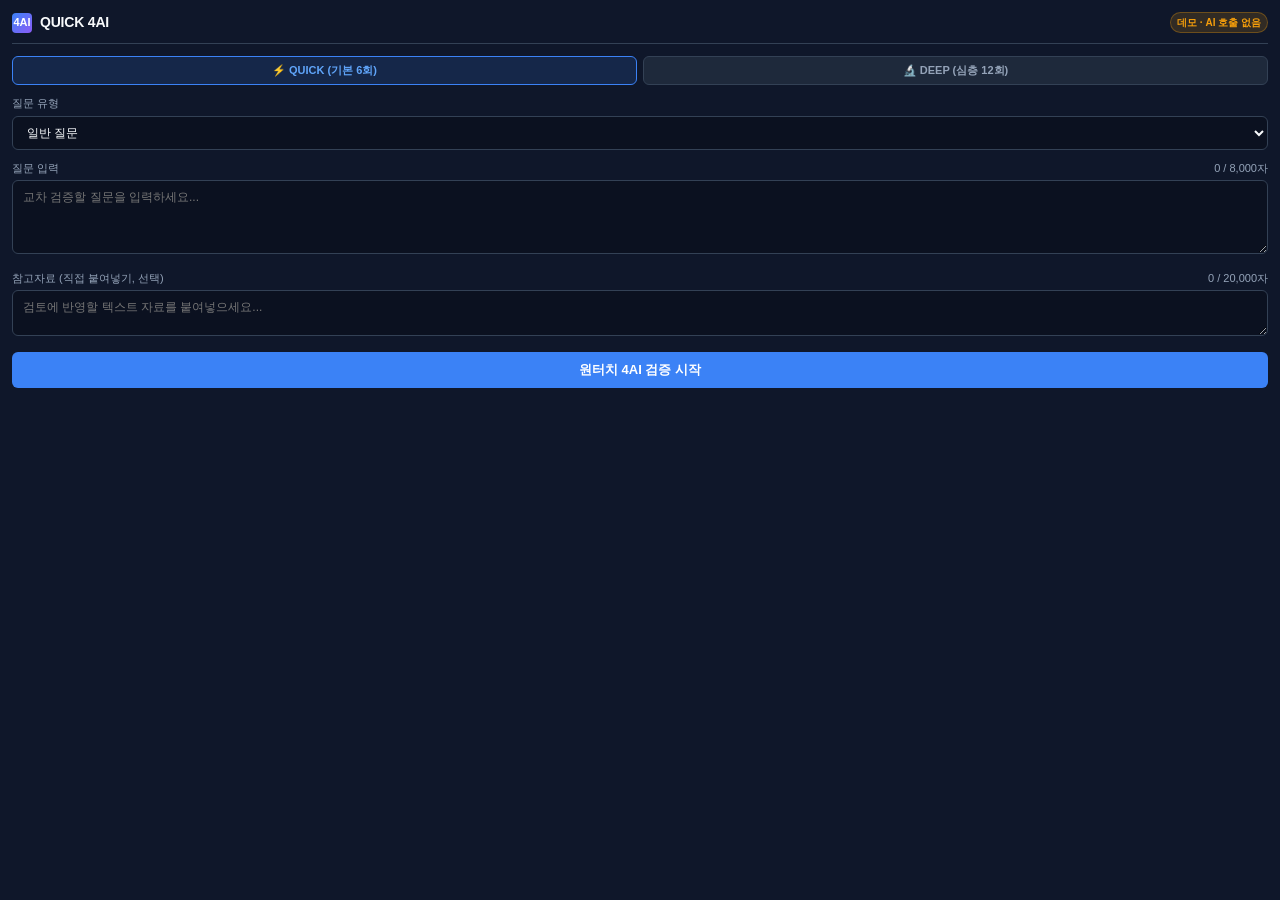
<file: extension/sidepanel.html>
<!DOCTYPE html>
<html lang="ko">
<head>
  <meta charset="UTF-8">
  <meta name="viewport" content="width=device-width, initial-scale=1.0">
  <title>QUICK 4AI Side Panel</title>
  <link rel="stylesheet" href="sidepanel.css">
</head>
<body>
  <!-- Header -->
  <header class="header">
    <div class="brand">
      <div class="brand-icon">4AI</div>
      <div class="brand-title">QUICK 4AI</div>
    </div>
    <div id="statusBadge" class="badge badge-demo">데모 · AI 호출 없음</div>
  </header>

  <!-- Input View -->
  <section id="inputSection">
    <div class="mode-selector">
      <button type="button" id="btnModeQuick" class="mode-btn active">⚡ QUICK (기본 6회)</button>
      <button type="button" id="btnModeDeep" class="mode-btn">🔬 DEEP (심층 12회)</button>
    </div>

    <div class="form-group">
      <div class="label-row">
        <span>질문 유형</span>
      </div>
      <select id="questionType">
        <option value="general">일반 질문</option>
        <option value="fact_check">사실 조사 / 팩트체크</option>
        <option value="decision">비교 / 의사결정</option>
        <option value="code_review">코드 검토 / 스펙</option>
        <option value="writing">글쓰기 / 정합성</option>
      </select>
    </div>

    <div class="form-group">
      <div class="label-row">
        <span>질문 입력</span>
        <span id="queryCount">0 / 8,000자</span>
      </div>
      <textarea id="queryInput" rows="4" placeholder="교차 검증할 질문을 입력하세요..."></textarea>
    </div>

    <div class="form-group">
      <div class="label-row">
        <span>참고자료 (직접 붙여넣기, 선택)</span>
        <span id="refCount">0 / 20,000자</span>
      </div>
      <textarea id="refInput" rows="2" placeholder="검토에 반영할 텍스트 자료를 붙여넣으세요..."></textarea>
    </div>

    <button type="button" id="btnStart" class="btn-primary">원터치 4AI 검증 시작</button>
  </section>

  <!-- Progress View -->
  <section id="progressSection" style="display: none;">
    <div class="progress-card">
      <div style="display: flex; justify-content: space-between; align-items: center; margin-bottom: 8px;">
        <span style="font-weight: 600; font-size: 12px;" id="currentStageTitle">검증 파이프라인 가동 중</span>
        <span style="color: var(--text-muted); font-size: 11px;" id="timerDisplay">00:00</span>
      </div>

      <div class="stage-step" id="stepA">
        <div class="stage-dot"></div>
        <div style="flex: 1;">
          <div style="font-weight: 600;">Stage A: GPT + Gemini 독립 분석</div>
          <div style="font-size: 10.5px; color: var(--text-muted);">서로의 답변을 보지 않고 병렬 분석 (2회)</div>
        </div>
      </div>

      <div class="stage-step" id="stepB">
        <div class="stage-dot"></div>
        <div style="flex: 1;">
          <div style="font-weight: 600;">Stage B: Perplexity 팩트체크</div>
          <div style="font-size: 10.5px; color: var(--text-muted);">핵심 주장 1차 웹 출처 대조 (1회)</div>
        </div>
      </div>

      <div class="stage-step" id="stepC">
        <div class="stage-dot"></div>
        <div style="flex: 1;">
          <div style="font-weight: 600;">Stage C: 상호 비판 및 자가 수정</div>
          <div style="font-size: 10.5px; color: var(--text-muted);">GPT ↔ Gemini 교차 검토 및 보정 (2회)</div>
        </div>
      </div>

      <div class="stage-step" id="stepD">
        <div class="stage-dot"></div>
        <div style="flex: 1;">
          <div style="font-weight: 600;">Stage D: Claude 최종 종합</div>
          <div style="font-size: 10.5px; color: var(--text-muted);">다수결 배제, 근거 중심 종합 및 쟁점 보존 (1회)</div>
        </div>
      </div>

      <div style="margin-top: 10px; display: flex; justify-content: space-between; align-items: center;">
        <span style="font-size: 11px; color: var(--text-muted);" id="callCountLabel">호출 수: 0 / 6회</span>
        <button type="button" id="btnCancel" class="btn-secondary" style="max-width: 80px; padding: 4px 8px;">중단</button>
      </div>
    </div>
  </section>

  <!-- Result View -->
  <section id="resultSection" style="display: none;">
    <div class="result-card">
      <div class="tab-nav">
        <button type="button" class="tab-btn active" data-tab="final">최종 종합 답변</button>
        <button type="button" class="tab-btn" data-tab="claims">주장별 근거</button>
        <button type="button" class="tab-btn" data-tab="critiques">상호 비판 내역</button>
        <button type="button" class="tab-btn" data-tab="unresolved">미해결 쟁점</button>
        <button type="button" class="tab-btn" data-tab="sources">1차 출처</button>
      </div>

      <div id="tabContentFinal" class="result-content"></div>
      <div id="tabContentClaims" class="result-content" style="display: none;"></div>
      <div id="tabContentCritiques" class="result-content" style="display: none;"></div>
      <div id="tabContentUnresolved" class="result-content" style="display: none;"></div>
      <div id="tabContentSources" class="result-content" style="display: none;"></div>
    </div>

    <!-- Upgrade Offer to DEEP -->
    <div id="deepOfferCard" class="result-card" style="display: none; border-color: rgba(139, 92, 246, 0.4); background: rgba(139, 92, 246, 0.08);">
      <div style="font-weight: 700; color: #c4b5fd; margin-bottom: 4px;">🔬 DEEP 심층 검증 권장</div>
      <div style="font-size: 11.5px; color: #ddd6fe; margin-bottom: 8px;">
        미해결 쟁점 또는 모델 간 이견이 감지되었습니다. 4대 AI 전방위 상호 비판(All-to-All)으로 심층 검토할 수 있습니다.
      </div>
      <button type="button" id="btnUpgradeDeep" class="btn-primary" style="background: #7c3aed;">
        기존 결과 유지하고 DEEP으로 전환 (+6회 추가)
      </button>
    </div>

    <div class="footer-actions">
      <button type="button" id="btnCopy" class="btn-secondary">📋 복사</button>
      <button type="button" id="btnDownloadMd" class="btn-secondary">💾 마크다운 저장</button>
      <button type="button" id="btnReset" class="btn-secondary">🔄 새 질문</button>
    </div>
  </section>

  <script src="sidepanel.js"></script>
</body>
</html>
</file>
<file: extension/sidepanel.css>
/* QUICK 4AI - Ultra-lightweight Chrome Side Panel CSS (No external fonts/CDNs) */
:root {
  --bg-primary: #0f172a;
  --bg-card: #1e293b;
  --bg-input: #0b1120;
  --border-color: #334155;
  --text-main: #f8fafc;
  --text-muted: #94a3b8;
  --accent-blue: #3b82f6;
  --accent-blue-hover: #2563eb;
  --accent-green: #10b981;
  --accent-amber: #f59e0b;
  --accent-purple: #8b5cf6;
  --accent-red: #ef4444;
}

* {
  box-sizing: border-box;
  margin: 0;
  padding: 0;
}

body {
  font-family: -apple-system, BlinkMacSystemFont, "Segoe UI", Roboto, "Helvetica Neue", Arial, sans-serif;
  background-color: var(--bg-primary);
  color: var(--text-main);
  font-size: 13px;
  line-height: 1.5;
  padding: 12px;
  overflow-x: hidden;
}

/* Header */
.header {
  display: flex;
  align-items: center;
  justify-content: space-between;
  padding-bottom: 10px;
  border-bottom: 1px solid var(--border-color);
  margin-bottom: 12px;
}

.brand {
  display: flex;
  align-items: center;
  gap: 8px;
}

.brand-icon {
  width: 20px;
  height: 20px;
  background: linear-gradient(135deg, var(--accent-blue), var(--accent-purple));
  border-radius: 4px;
  display: flex;
  align-items: center;
  justify-content: center;
  font-weight: 800;
  font-size: 11px;
  color: #fff;
}

.brand-title {
  font-size: 14px;
  font-weight: 700;
  letter-spacing: -0.2px;
}

.badge {
  font-size: 10px;
  font-weight: 600;
  padding: 2px 6px;
  border-radius: 9999px;
  text-transform: uppercase;
}

.badge-demo {
  background-color: rgba(245, 158, 11, 0.15);
  color: var(--accent-amber);
  border: 1px solid rgba(245, 158, 11, 0.3);
}

.badge-live {
  background-color: rgba(16, 185, 129, 0.15);
  color: var(--accent-green);
  border: 1px solid rgba(16, 185, 129, 0.3);
}

/* Form inputs */
.form-group {
  margin-bottom: 10px;
}

.label-row {
  display: flex;
  justify-content: space-between;
  margin-bottom: 4px;
  font-size: 11px;
  color: var(--text-muted);
}

textarea, input[type="text"], select {
  width: 100%;
  background-color: var(--bg-input);
  border: 1px solid var(--border-color);
  border-radius: 6px;
  color: var(--text-main);
  padding: 8px 10px;
  font-size: 12px;
  font-family: inherit;
  resize: vertical;
}

textarea:focus, input[type="text"]:focus, select:focus {
  outline: none;
  border-color: var(--accent-blue);
  box-shadow: 0 0 0 1px var(--accent-blue);
}

.mode-selector {
  display: grid;
  grid-template-columns: 1fr 1fr;
  gap: 6px;
  margin-bottom: 10px;
}

.mode-btn {
  background-color: var(--bg-card);
  border: 1px solid var(--border-color);
  color: var(--text-muted);
  padding: 6px;
  border-radius: 6px;
  font-weight: 600;
  font-size: 11px;
  cursor: pointer;
  text-align: center;
  transition: all 0.15s;
}

.mode-btn.active {
  background-color: rgba(59, 130, 246, 0.15);
  border-color: var(--accent-blue);
  color: #60a5fa;
}

.btn-primary {
  width: 100%;
  background-color: var(--accent-blue);
  color: #fff;
  border: none;
  border-radius: 6px;
  padding: 9px;
  font-size: 13px;
  font-weight: 600;
  cursor: pointer;
  transition: background 0.15s;
}

.btn-primary:hover:not(:disabled) {
  background-color: var(--accent-blue-hover);
}

.btn-primary:disabled {
  opacity: 0.5;
  cursor: not-allowed;
}

/* Progress & Stages */
.progress-card {
  background-color: var(--bg-card);
  border: 1px solid var(--border-color);
  border-radius: 8px;
  padding: 10px;
  margin-bottom: 12px;
}

.stage-step {
  display: flex;
  align-items: center;
  gap: 8px;
  padding: 6px 0;
  font-size: 12px;
  border-bottom: 1px solid rgba(255, 255, 255, 0.05);
}

.stage-step:last-child {
  border-bottom: none;
}

.stage-dot {
  width: 8px;
  height: 8px;
  border-radius: 50%;
  background-color: #475569;
}

.stage-step.active .stage-dot {
  background-color: var(--accent-blue);
  box-shadow: 0 0 6px var(--accent-blue);
}

.stage-step.completed .stage-dot {
  background-color: var(--accent-green);
}

/* Results view */
.result-card {
  background-color: var(--bg-card);
  border: 1px solid var(--border-color);
  border-radius: 8px;
  padding: 12px;
  margin-bottom: 12px;
}

.tab-nav {
  display: flex;
  gap: 4px;
  border-bottom: 1px solid var(--border-color);
  padding-bottom: 6px;
  margin-bottom: 10px;
  overflow-x: auto;
}

.tab-btn {
  background: none;
  border: none;
  color: var(--text-muted);
  font-size: 11px;
  padding: 4px 8px;
  border-radius: 4px;
  cursor: pointer;
  white-space: nowrap;
}

.tab-btn.active {
  background-color: rgba(59, 130, 246, 0.2);
  color: #93c5fd;
  font-weight: 600;
}

.result-content {
  font-size: 12.5px;
  line-height: 1.6;
  white-space: pre-wrap;
  word-break: break-word;
}

.footer-actions {
  display: flex;
  gap: 6px;
  margin-top: 10px;
}

.btn-secondary {
  flex: 1;
  background-color: var(--bg-card);
  border: 1px solid var(--border-color);
  color: var(--text-main);
  padding: 7px;
  border-radius: 6px;
  font-size: 11px;
  cursor: pointer;
}

.btn-secondary:hover {
  background-color: #334155;
}
</file>
